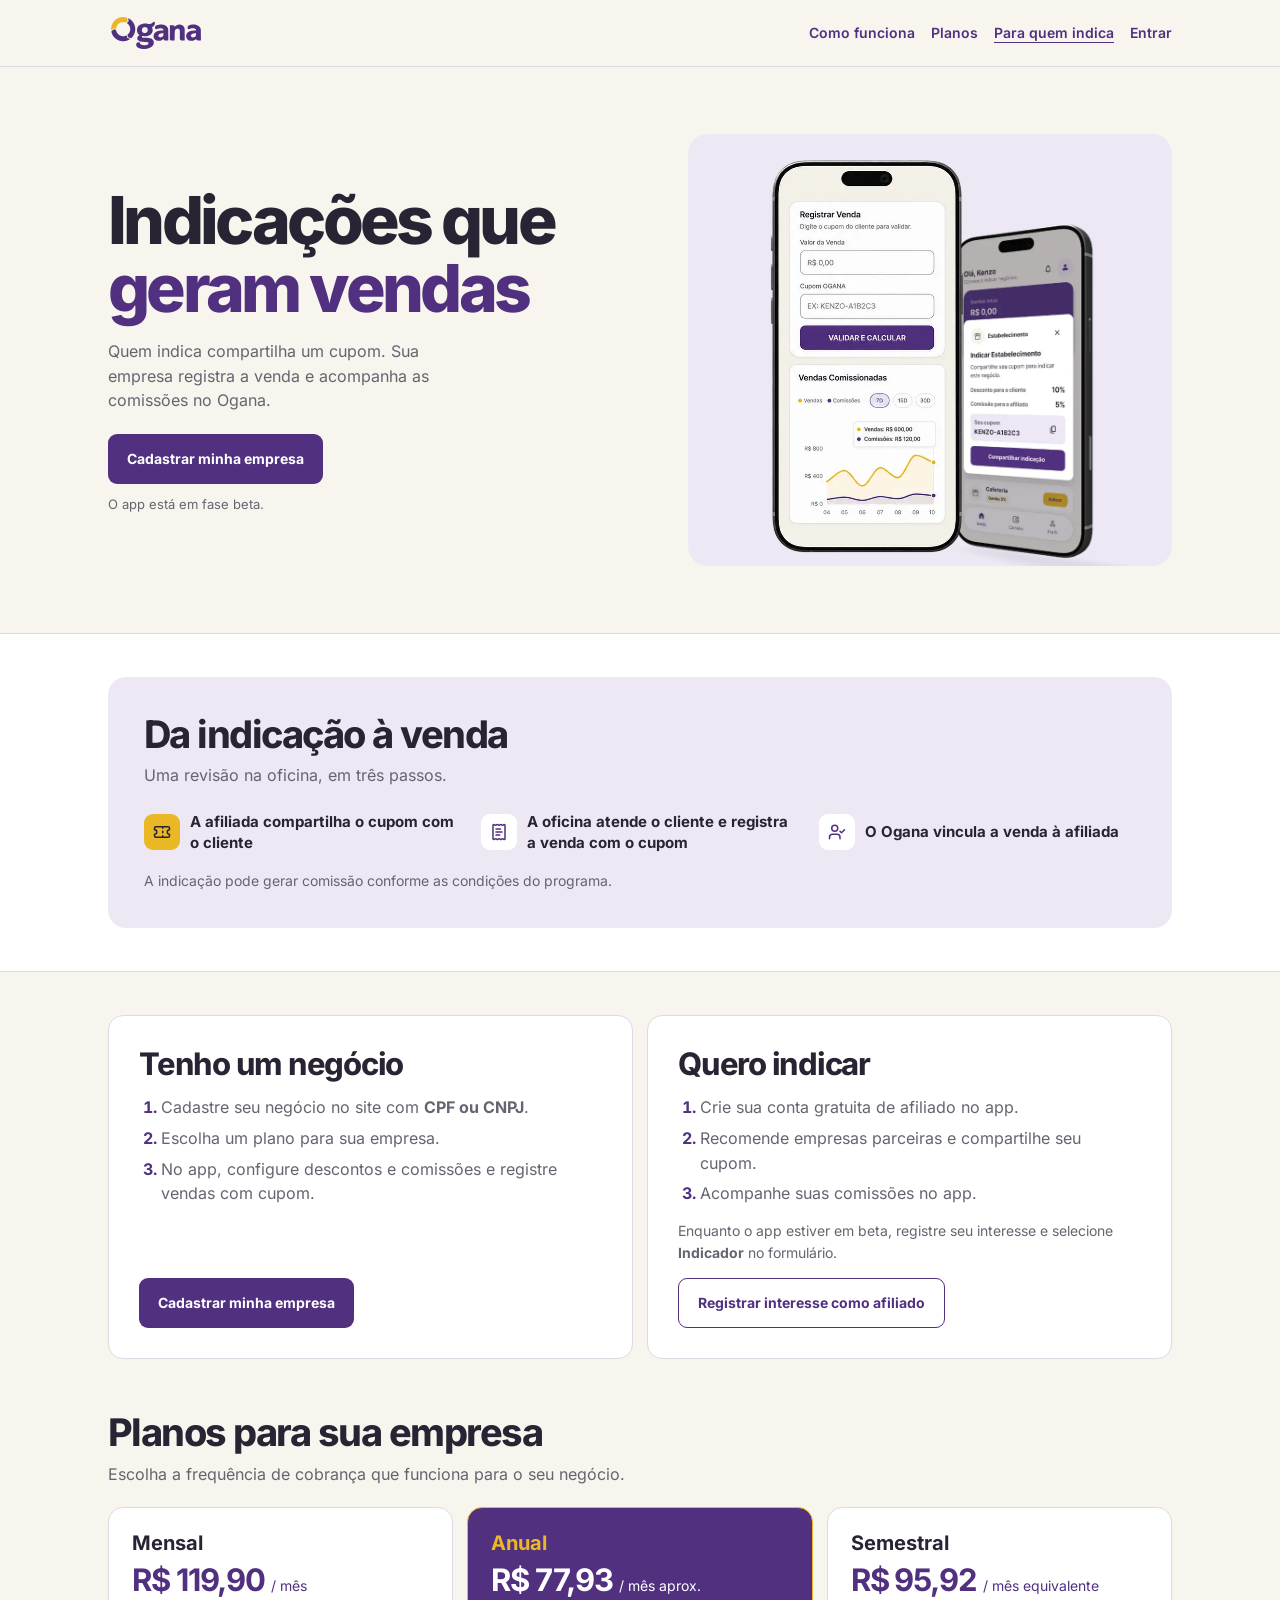
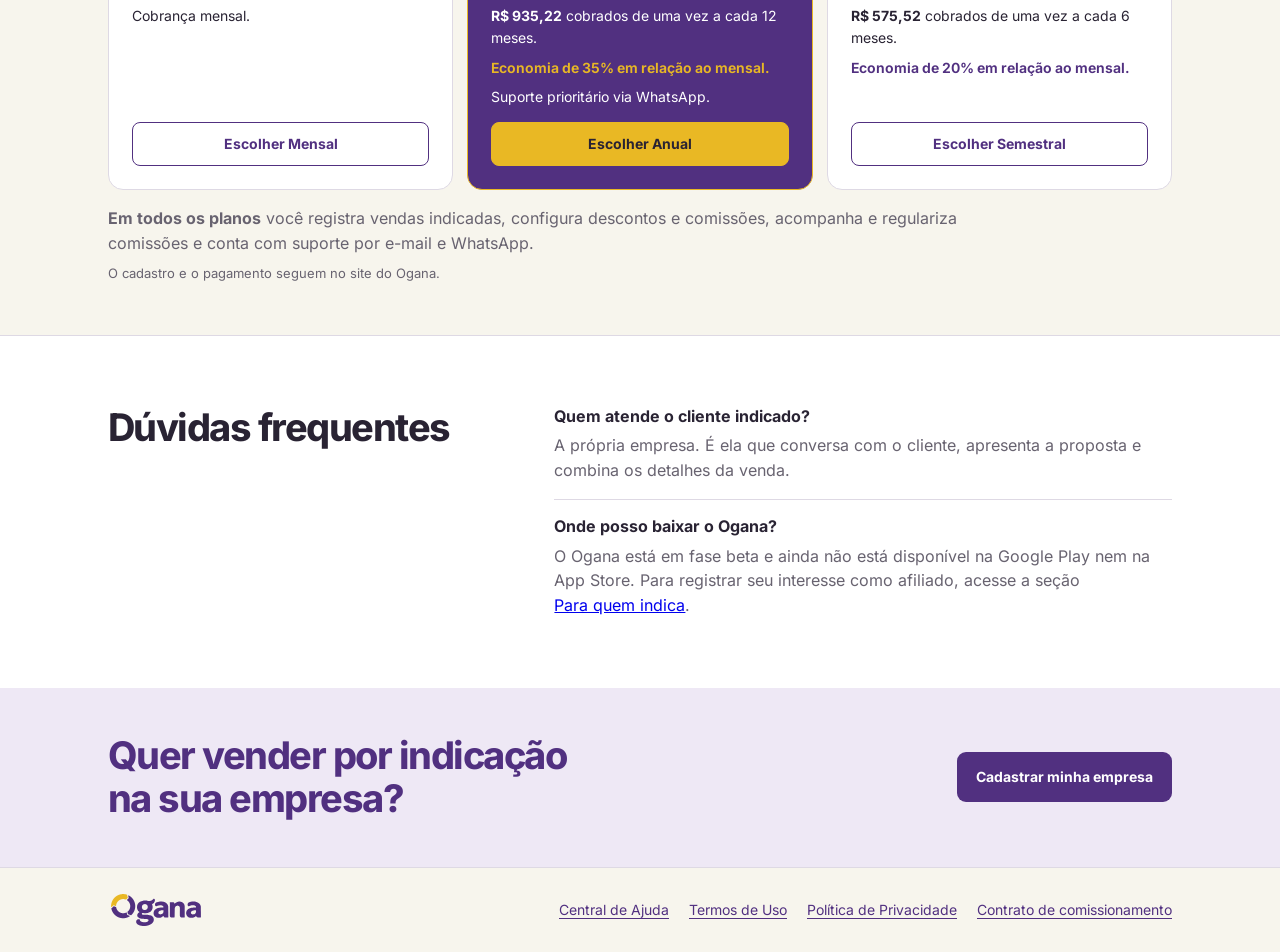
<file: index.html>
<!doctype html>
<html lang="pt-BR">
<head>
  <meta charset="utf-8">
  <meta name="viewport" content="width=device-width, initial-scale=1">
  <meta name="description" content="Conheça o Ogana, app de vendas comissionadas para empresas que querem vender por indicação.">
  <meta name="robots" content="noindex">
  <title>Ogana | Indicações que geram vendas</title>
  <link rel="stylesheet" href="./styles.css">
</head>
<body class="ogana-page" id="inicio">
  <a class="ogana-action ogana-skip-link" href="#conteudo">Pular para o conteúdo</a>
  <header class="ogana-header">
    <div class="ogana-wrap ogana-header-inner">
      <a class="ogana-brand-link" href="#inicio" aria-label="Ogana, início">
        <img class="ogana-brand" src="./assets/ogana-logo.svg" width="96" height="38" alt="Ogana">
      </a>
      <nav aria-label="Seções da página">
        <a href="#como-funciona">Como funciona</a>
        <a href="#planos">Planos</a>
        <a class="ogana-nav-referral" href="#para-quem-indica">Para quem indica</a>
        <a href="https://ogana.com.br/login">Entrar</a>
      </nav>
    </div>
  </header>
  <main id="conteudo" tabindex="-1">
    <section class="ogana-hero ogana-wrap" aria-labelledby="titulo">
      <div class="ogana-hero-copy">
        <h1 id="titulo">Indicações que <span>geram vendas</span></h1>
        <p>Quem indica compartilha um cupom. Sua empresa registra a venda e acompanha as comissões no Ogana.</p>
        <a class="ogana-action" href="https://ogana.com.br/cadastro">Cadastrar minha empresa</a>
        <p class="ogana-beta">O app está em fase beta.</p>
      </div>
      <div class="ogana-devices">
        <img class="ogana-device-company" src="./assets/app-empresa-cupom.webp" width="1080" height="1049" alt="Perfil da empresa no app, com registro de venda por cupom e acompanhamento de comissões.">
        <img class="ogana-device-affiliate" src="./assets/app-afiliado.webp" width="1080" height="1232" alt="Perfil do afiliado no app, com o cupom individual para compartilhar a indicação.">
      </div>
    </section>

    <section class="ogana-flow" id="como-funciona" aria-labelledby="fluxo-titulo">
      <div class="ogana-wrap">
        <div class="ogana-flow-panel">
          <h2 id="fluxo-titulo">Da indicação à venda</h2>
          <p class="ogana-flow-intro">Uma revisão na oficina, em três passos.</p>
          <ol class="ogana-steps" role="list">
            <li>
              <span class="ogana-step-icon">
                <svg aria-hidden="true" focusable="false" viewBox="0 0 24 24" fill="none" stroke="currentColor" stroke-width="2" stroke-linecap="round" stroke-linejoin="round">
                  <path d="M2 9a3 3 0 0 1 0 6v2a2 2 0 0 0 2 2h16a2 2 0 0 0 2-2v-2a3 3 0 0 1 0-6V7a2 2 0 0 0-2-2H4a2 2 0 0 0-2 2Z"></path>
                  <path d="M13 5v2m0 4v2m0 4v2"></path>
                </svg>
              </span>
              <h3>A afiliada compartilha o cupom com o cliente</h3>
            </li>
            <li>
              <span class="ogana-step-icon">
                <svg aria-hidden="true" focusable="false" viewBox="0 0 24 24" fill="none" stroke="currentColor" stroke-width="2" stroke-linecap="round" stroke-linejoin="round">
                  <path d="M13 16H8m6-8H8m8 4H8"></path>
                  <path d="M4 3a1 1 0 0 1 1-1 1.3 1.3 0 0 1 .7.2l.933.6a1.3 1.3 0 0 0 1.4 0l.934-.6a1.3 1.3 0 0 1 1.4 0l.933.6a1.3 1.3 0 0 0 1.4 0l.933-.6a1.3 1.3 0 0 1 1.4 0l.934.6a1.3 1.3 0 0 0 1.4 0l.933-.6A1.3 1.3 0 0 1 19 2a1 1 0 0 1 1 1v18a1 1 0 0 1-1 1 1.3 1.3 0 0 1-.7-.2l-.933-.6a1.3 1.3 0 0 0-1.4 0l-.934.6a1.3 1.3 0 0 1-1.4 0l-.933-.6a1.3 1.3 0 0 0-1.4 0l-.933.6a1.3 1.3 0 0 1-1.4 0l-.934-.6a1.3 1.3 0 0 0-1.4 0l-.933.6A1.3 1.3 0 0 1 5 22a1 1 0 0 1-1-1z"></path>
                </svg>
              </span>
              <h3>A oficina atende o cliente e registra a venda com o cupom</h3>
            </li>
            <li>
              <span class="ogana-step-icon">
                <svg aria-hidden="true" focusable="false" viewBox="0 0 24 24" fill="none" stroke="currentColor" stroke-width="2" stroke-linecap="round" stroke-linejoin="round">
                  <path d="m16 11 2 2 4-4"></path>
                  <path d="M16 21v-2a4 4 0 0 0-4-4H6a4 4 0 0 0-4 4v2"></path>
                  <circle cx="9" cy="7" r="4"></circle>
                </svg>
              </span>
              <h3>O Ogana vincula a venda à afiliada</h3>
            </li>
          </ol>
          <p class="ogana-flow-note">A indicação pode gerar comissão conforme as condições do programa.</p>
        </div>
      </div>
    </section>

    <div class="ogana-paths ogana-wrap">
      <section class="ogana-path" aria-labelledby="negocio-titulo">
        <h2 id="negocio-titulo">Tenho um negócio</h2>
        <ol>
          <li>Cadastre seu negócio no site com <strong>CPF ou CNPJ</strong>.</li>
          <li>Escolha um plano para sua empresa.</li>
          <li>No app, configure descontos e comissões e registre vendas com cupom.</li>
        </ol>
        <a class="ogana-action" href="https://ogana.com.br/cadastro">Cadastrar minha empresa</a>
      </section>
      <section class="ogana-path" id="para-quem-indica" aria-labelledby="indicacao-titulo">
        <h2 id="indicacao-titulo">Quero indicar</h2>
        <ol>
          <li>Crie sua conta gratuita de afiliado no app.</li>
          <li>Recomende empresas parceiras e compartilhe seu cupom.</li>
          <li>Acompanhe suas comissões no app.</li>
        </ol>
        <p>Enquanto o app estiver em beta, registre seu interesse e selecione <strong>Indicador</strong> no formulário.</p>
        <a class="ogana-secondary" href="https://docs.google.com/forms/d/e/1FAIpQLScXwIHNBgOpf6qeXKTEKD9-P3IqGOXftJYer5l5G3xL_6b_yQ/viewform">Registrar interesse como afiliado</a>
      </section>
    </div>

    <section class="ogana-plans ogana-wrap" id="planos" aria-labelledby="planos-titulo">
      <h2 id="planos-titulo">Planos para sua empresa</h2>
      <p class="ogana-plans-intro">Escolha a frequência de cobrança que funciona para o seu negócio.</p>
      <ul class="ogana-plans-grid" role="list">
        <li class="ogana-plan">
          <h3>Mensal</h3>
          <p class="ogana-plan-price"><strong>R$&nbsp;119,90</strong> <span>/ mês</span></p>
          <p>Cobrança mensal.</p>
          <a class="ogana-secondary ogana-plan-link" href="https://ogana.com.br/cadastro?next=%2Fpagamento%3FplanId%3Dmensal">Escolher Mensal</a>
        </li>
        <li class="ogana-plan ogana-plan-featured">
          <h3>Anual</h3>
          <p class="ogana-plan-price"><strong>R$&nbsp;77,93</strong> <span>/ mês aprox.</span></p>
          <p><strong>R$&nbsp;935,22</strong> cobrados de uma vez a cada 12 meses.</p>
          <p class="ogana-plan-saving">Economia de 35% em relação ao mensal.</p>
          <p>Suporte prioritário via WhatsApp.</p>
          <a class="ogana-secondary ogana-plan-link" href="https://ogana.com.br/cadastro?next=%2Fpagamento%3FplanId%3Danual">Escolher Anual</a>
        </li>
        <li class="ogana-plan">
          <h3>Semestral</h3>
          <p class="ogana-plan-price"><strong>R$&nbsp;95,92</strong> <span>/ mês equivalente</span></p>
          <p><strong>R$&nbsp;575,52</strong> cobrados de uma vez a cada 6 meses.</p>
          <p class="ogana-plan-saving">Economia de 20% em relação ao mensal.</p>
          <a class="ogana-secondary ogana-plan-link" href="https://ogana.com.br/cadastro?next=%2Fpagamento%3FplanId%3Dsemestral">Escolher Semestral</a>
        </li>
      </ul>
      <p class="ogana-plans-included"><strong>Em todos os planos</strong> você registra vendas indicadas, configura descontos e comissões, acompanha e regulariza comissões e conta com suporte por e-mail e WhatsApp.</p>
      <p class="ogana-plans-note">O cadastro e o pagamento seguem no site do Ogana.</p>
    </section>

    <section class="ogana-faq">
      <div class="ogana-wrap ogana-faq-inner">
        <h2>Dúvidas frequentes</h2>
        <dl>
          <dt>Quem atende o cliente indicado?</dt>
          <dd>A própria empresa. É ela que conversa com o cliente, apresenta a proposta e combina os detalhes da venda.</dd>
          <dt>Onde posso baixar o Ogana?</dt>
          <dd>O Ogana está em fase beta e ainda não está disponível na Google Play nem na App Store. Para registrar seu interesse como afiliado, acesse a seção <a href="#para-quem-indica">Para&nbsp;quem&nbsp;indica</a>.</dd>
        </dl>
      </div>
    </section>

    <section class="ogana-close" aria-labelledby="fechamento">
      <div class="ogana-wrap ogana-close-inner">
        <h2 id="fechamento">Quer vender por indicação na sua empresa?</h2>
        <a class="ogana-action" href="https://ogana.com.br/cadastro">Cadastrar minha empresa</a>
      </div>
    </section>
  </main>

  <footer class="ogana-footer">
    <div class="ogana-wrap ogana-footer-inner">
      <a class="ogana-brand-link" href="#inicio" aria-label="Ogana, início">
        <img class="ogana-brand" src="./assets/ogana-logo.svg" width="96" height="38" alt="Ogana">
      </a>
      <nav aria-label="Links úteis">
        <a href="https://ogana.com.br/central-de-ajuda">Central de Ajuda</a>
        <a href="https://ogana.com.br/termos-de-uso">Termos de Uso</a>
        <a href="https://ogana.com.br/politica-de-privacidade">Política de Privacidade</a>
        <a href="https://ogana.com.br/contrato">Contrato de comissionamento</a>
      </nav>
    </div>
  </footer>
</body>
</html>
</file>
<file: styles.css>
@font-face {
  font-family: Inter;
  src: url("./assets/inter-latin.woff2") format("woff2");
  font-style: normal;
  font-weight: 100 900;
  font-display: swap;
}

.ogana-page {
  margin: 0;
  --paper: #F7F5ED;
  --surface: #FFFFFF;
  --ink: #292333;
  --quiet: #686370;
  --brand: #513080;
  --brand-pressed: #39225A;
  --lilac: #EEE8F5;
  --gold: #E9B824;
  --line: #DED9E4;
  --gutter: clamp(22px, 5.25cqi, 58px);
  --section-space: clamp(42px, 6cqi, 70px);
  container-type: inline-size;
  color-scheme: light;
  color: var(--ink);
  background: var(--paper);
  font: 400 16px/1.55 Inter, system-ui, sans-serif;
  text-align: start;
}
.ogana-page :where(*, *::before, *::after) {
  box-sizing: border-box;
}
.ogana-page :where(h1,h2,h3,p,ol,dl,dd) {
  margin: 0;
}
.ogana-page :where(h1,h2,h3,dt) {
  color: var(--ink);
}
.ogana-page :where(a:focus-visible) {
  outline: 2px solid var(--brand);
  outline-offset: 4px;
}
.ogana-skip-link {
  position: absolute;
  z-index: 2;
  inset-block-start: 12px;
  inset-inline-start: 12px;
}
.ogana-skip-link:not(:focus) {
  clip-path: inset(50%);
}
.ogana-wrap {
  max-inline-size: 1180px;
  padding-inline: var(--gutter);
  margin-inline: auto;
}
.ogana-header {
  border-block-end: 1px solid var(--line);
}
.ogana-header-inner {
  min-block-size: 66px;
  display: flex;
  align-items: center;
  justify-content: space-between;
  gap: 0 14px;
  flex-wrap: wrap;
}
.ogana-brand {
  display: block;
  inline-size: 96px;
  block-size: auto;
  flex: none;
}
.ogana-header nav {
  display: flex;
  align-items: center;
  gap: 16px;
  flex-wrap: wrap;
}
.ogana-header nav a {
  display: inline-flex;
  align-items: center;
  min-block-size: 44px;
  color: var(--brand);
  font-size: 14px;
  font-weight: 600;
  text-decoration: none;
}
.ogana-header nav a:hover,
.ogana-header nav .ogana-nav-referral {
  text-decoration: underline;
  text-underline-offset: 4px;
}

.ogana-hero {
  display: grid;
  grid-template-columns: minmax(0, 1.08fr) minmax(0, 1fr);
  align-items: center;
  gap: clamp(25px, 5.2cqi, 58px);
  padding-block: clamp(38px, 6cqi, 67px);
}
.ogana-hero h1 {
  font-size: clamp(38px, 6.15cqi, 66px);
  font-weight: 800;
  line-height: 1.04;
  letter-spacing: -.055em;
  text-wrap: balance;
}
.ogana-hero h1 span {
  display: block;
  color: var(--brand);
}
.ogana-hero-copy > p:first-of-type {
  max-inline-size: 33ch;
  margin-block: 16px 21px;
  color: var(--quiet);
}
.ogana-action,
.ogana-secondary {
  display: inline-flex;
  align-items: center;
  justify-content: center;
  gap: 13px;
  min-block-size: 50px;
  padding: 10px 19px;
  border-radius: 9px;
  color: var(--surface);
  background: var(--brand);
  font-size: 14px;
  font-weight: 700;
  text-decoration: none;
}
.ogana-secondary {
  border: 1px solid var(--brand);
  color: var(--brand);
  background: var(--surface);
}
.ogana-secondary:hover {
  background: var(--lilac);
}
.ogana-action:hover {
  background: var(--brand-pressed);
}
.ogana-beta {
  margin-block-start: 10px;
  color: var(--quiet);
  font-size: 13px;
}
.ogana-devices {
  position: relative;
  aspect-ratio: 1.12;
  overflow: hidden;
  border-radius: 20px;
  background: var(--lilac);
}
.ogana-devices img {
  position: absolute;
  display: block;
  max-inline-size: none;
  block-size: auto;
}
.ogana-device-company {
  z-index: 1;
  inline-size: 112%;
  inset-inline-start: -19%;
  inset-block-start: -11%;
}
.ogana-device-affiliate {
  inline-size: 104%;
  inset-inline-start: 17%;
  inset-block-start: -7%;
}
.ogana-page h2 {
  font-size: clamp(24px, 3.6cqi, 38px);
  font-weight: 750;
  line-height: 1.14;
  letter-spacing: -.04em;
  text-wrap: balance;
}
.ogana-page :where(h3,dt) {
  font-size: 16px;
  font-weight: 700;
  line-height: 1.35;
}
.ogana-flow {
  background: var(--surface);
  padding-block: clamp(26px, 4cqi, 43px);
  border-block: 1px solid var(--line);
}
.ogana-flow-panel {
  padding: clamp(21px, 3.4cqi, 36px);
  border-radius: 18px;
  background: var(--lilac);
}
.ogana-flow-intro {
  margin-block-start: 7px;
  color: var(--quiet);
}
.ogana-steps {
  display: grid;
  grid-template-columns: repeat(3, minmax(0, 1fr));
  gap: 20px;
  margin-block: 23px 17px;
  padding: 0;
  list-style: none;
}
.ogana-steps li {
  display: flex;
  align-items: center;
  gap: 10px;
}
.ogana-steps h3 {
  font-size: 15px;
  line-height: 1.4;
}
.ogana-step-icon {
  display: grid;
  place-items: center;
  flex: none;
  inline-size: 36px;
  block-size: 36px;
  border-radius: 9px;
  background: var(--surface);
  color: var(--brand);
}
.ogana-step-icon svg {
  inline-size: 18px;
  block-size: 18px;
}
.ogana-steps li:first-child .ogana-step-icon {
  background: var(--gold);
  color: var(--ink);
}
.ogana-flow-note {
  color: var(--quiet);
  font-size: 14px;
}

.ogana-paths {
  display: grid;
  grid-template-columns: repeat(2, minmax(0, 1fr));
  gap: 14px;
  padding-block-start: clamp(26px, 4cqi, 43px);
}
.ogana-path {
  display: flex;
  flex-direction: column;
  align-items: flex-start;
  gap: 14px;
  padding: clamp(16px, 2.6cqi, 30px);
  border: 1px solid var(--line);
  border-radius: 15px;
  background: var(--surface);
}
.ogana-path h2 {
  font-size: clamp(23px, 3cqi, 31px);
}
.ogana-path ol {
  padding-inline-start: 1.35em;
  color: var(--quiet);
}
.ogana-path li + li {
  margin-block-start: 6px;
}
.ogana-path li::marker {
  color: var(--brand);
  font-weight: 700;
}
.ogana-path p {
  color: var(--quiet);
  font-size: 14px;
}
.ogana-path > a {
  margin-block-start: auto;
  text-align: center;
}

.ogana-plans {
  padding-block: clamp(30px, 4.7cqi, 52px);
}
.ogana-plans-intro,
.ogana-plans-included {
  margin-block-start: 8px;
  color: var(--quiet);
}
.ogana-plans-grid {
  display: grid;
  grid-template-columns: repeat(3, minmax(0, 1fr));
  gap: 14px;
  margin-block: 20px 16px;
  padding: 0;
  list-style: none;
}
.ogana-plan {
  display: flex;
  flex-direction: column;
  gap: 8px;
  padding: clamp(16px, 2cqi, 23px);
  border: 1px solid var(--line);
  border-radius: 15px;
  background: var(--surface);
  font-size: 14px;
}
.ogana-plan-featured {
  border-color: var(--gold);
  background: var(--brand);
  color: var(--surface);
}
.ogana-plan h3 {
  font-size: 20px;
  line-height: 1.2;
}
.ogana-plan-price {
  display: flex;
  flex-wrap: wrap;
  align-items: baseline;
  gap: 2px 6px;
  color: var(--brand);
}
.ogana-plan-price strong {
  font-size: clamp(23px, 2.9cqi, 31px);
  line-height: 1.12;
  letter-spacing: -.035em;
}
.ogana-plan-featured .ogana-plan-price {
  color: var(--surface);
}
.ogana-plan-saving {
  color: var(--brand);
  font-weight: 650;
}
.ogana-plan-featured h3,
.ogana-plan-featured .ogana-plan-saving {
  color: var(--gold);
}
.ogana-plan > p:last-of-type {
  margin-block-end: 6px;
}
.ogana-plan-link {
  min-block-size: 44px;
  margin-block-start: auto;
  padding: 7px 12px;
  border-radius: 8px;
  text-align: center;
}
.ogana-plan-featured .ogana-plan-link {
  border-color: var(--gold);
  background: var(--gold);
  color: var(--ink);
}
.ogana-plan-featured .ogana-plan-link:hover {
  filter: brightness(1.06);
}
.ogana-plan-featured .ogana-plan-link:focus-visible {
  outline-color: var(--gold);
}
.ogana-plans-included {
  max-inline-size: 85ch;
}
.ogana-plans-note {
  margin-block-start: 7px;
  color: var(--quiet);
  font-size: 13px;
}

.ogana-faq {
  padding-block: var(--section-space);
  border-block-start: 1px solid var(--line);
  background: var(--surface);
}
.ogana-faq-inner {
  display: grid;
  grid-template-columns: minmax(0, 1fr) minmax(0, 1.55fr);
  gap: clamp(24px, 4cqi, 48px);
}
.ogana-faq dd {
  margin-block-start: 6px;
  color: var(--quiet);
}
.ogana-faq dd + dt {
  margin-block-start: 16px;
  padding-block-start: 16px;
  border-block-start: 1px solid var(--line);
}

@container (max-width: 740px) {
  .ogana-plans-grid {
    grid-template-columns: minmax(0, 1fr);
  }
}

@container (max-width: 650px) {
  .ogana-hero,
  .ogana-paths,
  .ogana-faq-inner {
    grid-template-columns: minmax(0, 1fr);
  }
  .ogana-hero {
    gap: 22px;
  }
  .ogana-devices {
    border-radius: 16px;
  }
  .ogana-steps {
    grid-template-columns: minmax(0, 1fr);
    gap: 11px;
  }
  .ogana-faq-inner {
    gap: 21px;
  }
}
@container (max-width: 440px) {
  .ogana-header-inner {
    min-block-size: 60px;
    column-gap: 12px;
  }
  .ogana-brand {
    inline-size: 84px;
  }
  .ogana-hero .ogana-action,
  .ogana-path > a {
    inline-size: 100%;
  }
  .ogana-header nav {
    gap: 11px;
  }
  .ogana-header nav a {
    font-size: 12px;
  }
  .ogana-hero {
    padding-block: 32px;
  }
  .ogana-hero h1 {
    font-size: clamp(34px, 10.1cqi, 44px);
  }
  .ogana-hero-copy > p:first-of-type {
    margin-block: 12px 15px;
  }
}

.ogana-brand-link {
  display: inline-flex;
  align-items: center;
  min-block-size: 44px;
}

.ogana-close {
  background: var(--lilac);
  padding-block: clamp(29px, 4.3cqi, 46px);
}

.ogana-close-inner,
.ogana-footer-inner {
  display: flex;
  align-items: center;
  justify-content: space-between;
  flex-wrap: wrap;
  gap: 20px 28px;
}

.ogana-close h2 {
  max-inline-size: 23ch;
  color: var(--brand);
}

.ogana-close .ogana-action {
  flex: none;
}

.ogana-footer {
  border-block-start: 1px solid var(--line);
  padding-block: 20px;
}

.ogana-footer nav {
  display: flex;
  flex-wrap: wrap;
  gap: 0 20px;
}

.ogana-footer nav a {
  display: inline-flex;
  align-items: center;
  min-block-size: 44px;
  color: var(--brand);
  font-size: 14px;
  text-underline-offset: 3px;
}
.ogana-footer nav a:hover {
  color: var(--brand-pressed);
  text-decoration-thickness: 2px;
}

@container (max-width: 520px) {
  .ogana-header-inner {
    padding-block: 6px;
  }

  .ogana-header nav {
    flex-basis: 100%;
    column-gap: 9px;
  }

  .ogana-close .ogana-action {
    inline-size: 100%;
  }

  .ogana-footer-inner {
    align-items: flex-start;
    flex-direction: column;
    gap: 8px;
  }
}

@container (max-width: 340px) {
  .ogana-header-inner {
    padding-inline: 12px;
  }

  .ogana-header nav {
    column-gap: 5px;
  }

  .ogana-path .ogana-secondary {
    padding-inline: 8px;
    font-size: 13px;
  }
}
</file>
